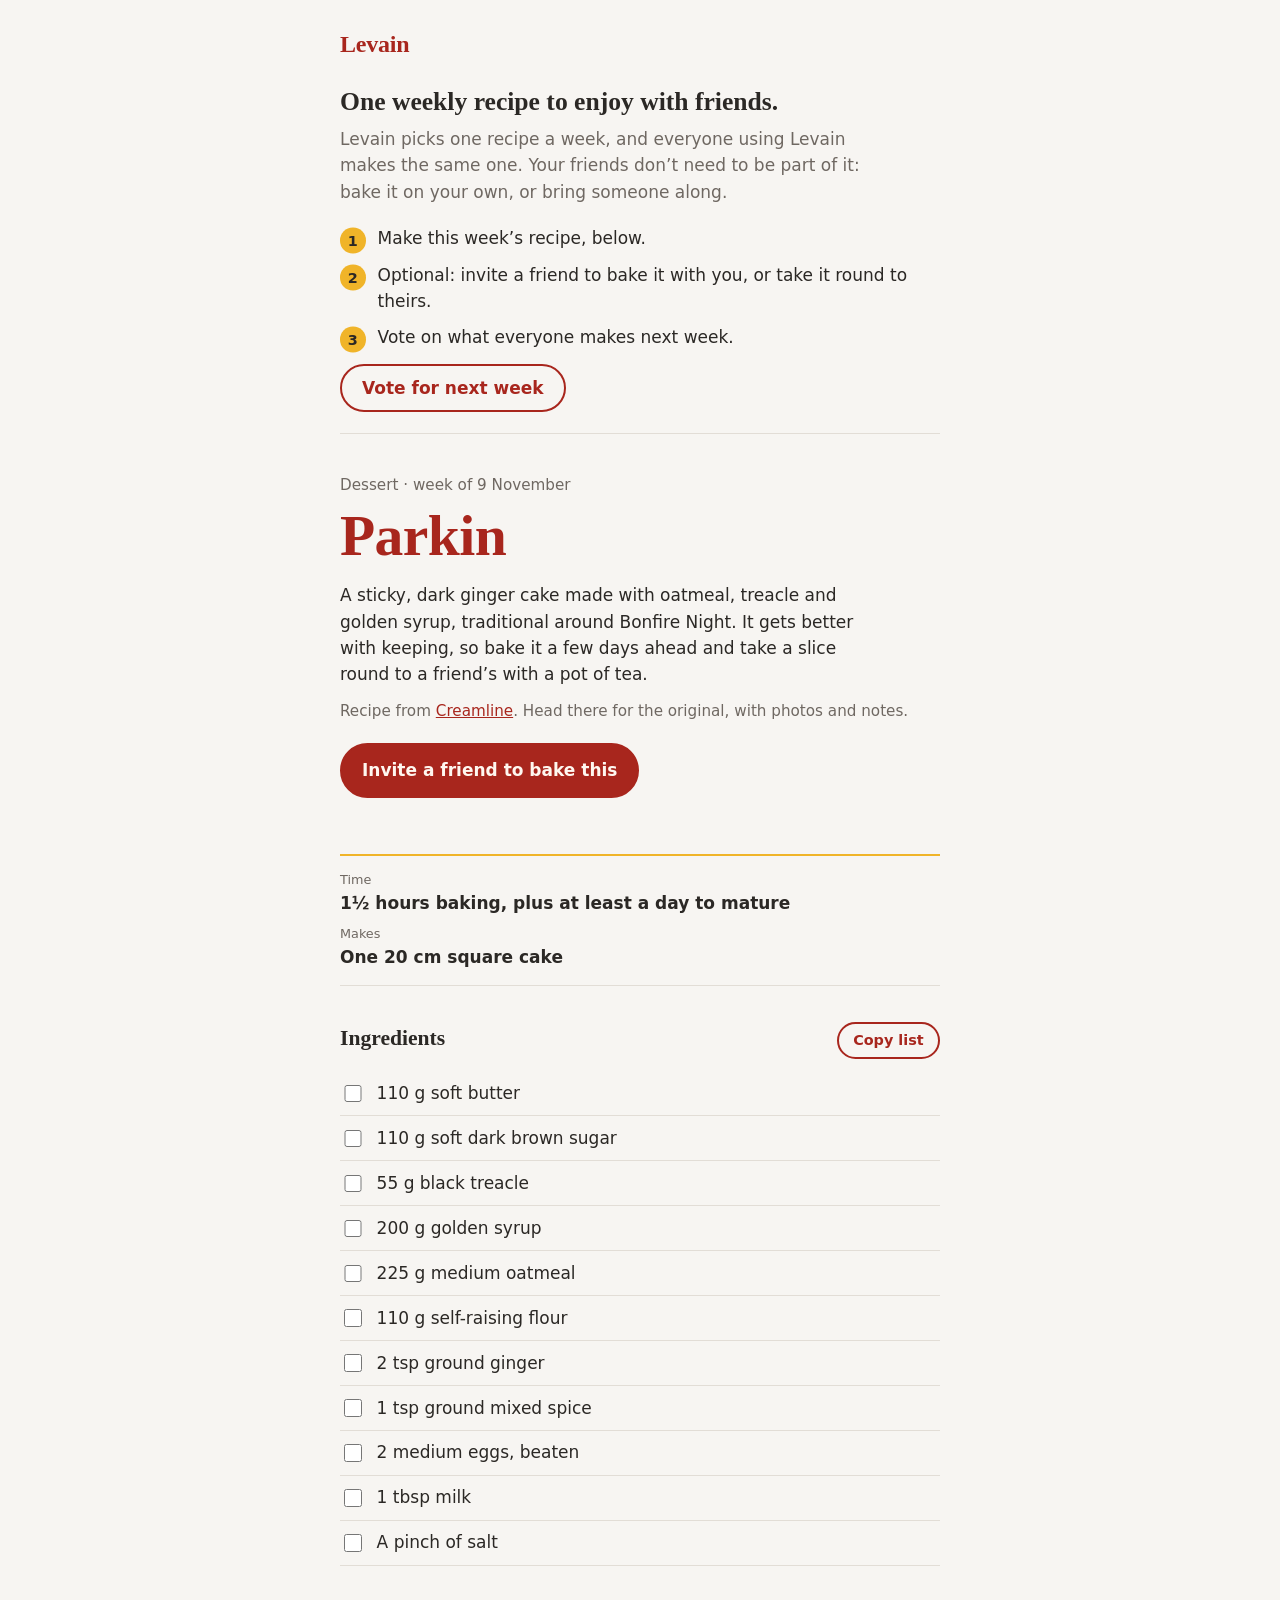
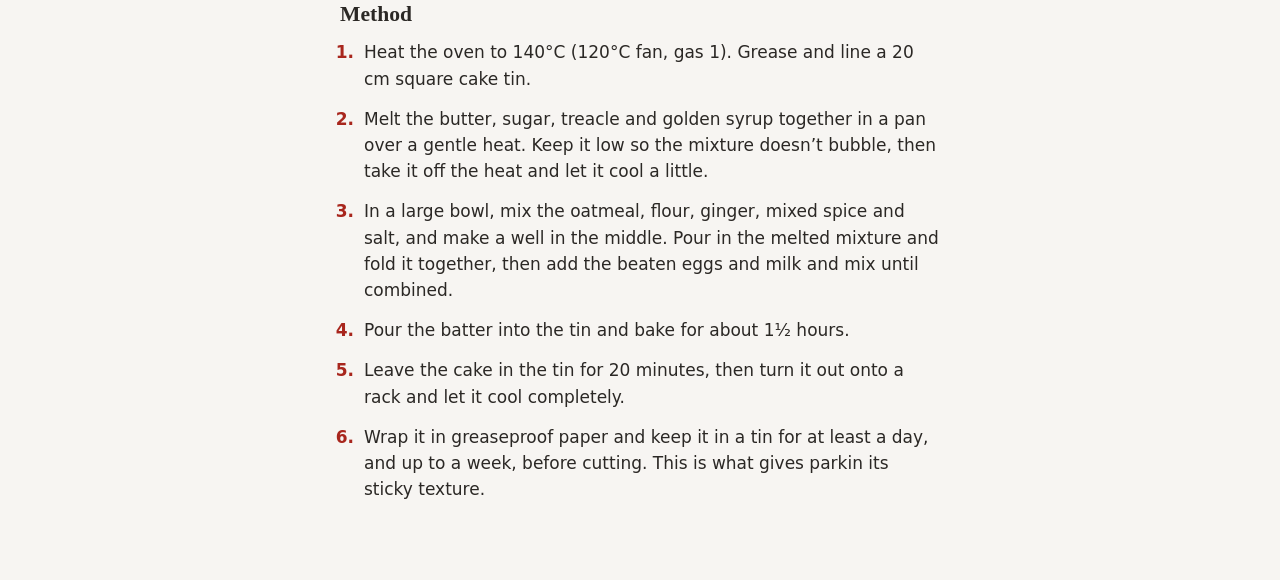
<file: public/index.html>
<!DOCTYPE html>
<html lang="en-GB">
<head>
<meta charset="utf-8">
<meta name="viewport" content="width=device-width, initial-scale=1">
<title>Levain</title>
<link rel="stylesheet" href="style.css">
</head>
<body>
<main>
  <div class="top"><a class="brand" href="/">Levain</a></div>
  <header class="hero">
    <p class="tagline">One weekly recipe to enjoy with friends.</p>
    <p class="what">Levain picks one recipe a week, and everyone using Levain makes the same one. Your friends don’t need to be part of it: bake it on your own, or bring someone along.</p>
    <ol class="steps">
      <li>Make this week’s recipe, below.</li>
      <li>Optional: invite a friend to bake it with you, or take it round to theirs.</li>
      <li>Vote on what everyone makes next week.</li>
    </ol>
    <a class="btn" href="voting.html">Vote for next week</a>
  </header>
  <div id="app"></div>
</main>

<script>
  // One entry per week. "start" is the Monday the recipe goes live.
  // To add a week: copy an entry, change the dates and the content.
  const RECIPES = [
    {
      start: "2026-11-02",
      category: "Brunch",
      title: "Shakshuka with feta",
      intro: "Eggs poached in a spiced tomato and pepper sauce, all in one pan. Quick enough for a weekend morning, and easy to scale up when friends are coming over.",
      time: "40 minutes",
      serves: "4",
      ingredients: [
        "60 ml (¼ cup) olive oil",
        "1 large yellow onion, diced small",
        "1 red bell pepper, diced small",
        "1 tsp fine sea salt, divided",
        "¼ tsp black pepper",
        "8 cloves garlic, chopped",
        "1 tsp ground cumin",
        "1½ tsp sweet paprika",
        "¼ tsp red pepper flakes",
        "1 can (794 g / 28 oz) diced tomatoes, with their juices",
        "85 g (3 oz) feta, crumbled",
        "8 eggs",
        "¼ cup chopped parsley or coriander",
        "Crusty bread or pita, to serve"
      ],
      method: [
        "Warm the oil in a large, deep frying pan that has a lid. Add the onion and pepper with half the salt and all the black pepper, and cook for about 5 minutes until they start to soften.",
        "Stir in the garlic, cumin, paprika and chilli flakes and cook for 2 minutes more.",
        "Add the tomatoes and the rest of the salt. Simmer for about 15 minutes, until the sauce has thickened.",
        "Stir in the feta and turn the heat down to medium-low.",
        "Make a small hollow in the sauce for each egg and crack one into each.",
        "Cover and cook gently for 10 to 15 minutes, until the whites are set and the yolks are how you like them.",
        "Scatter over the herbs and bring the pan straight to the table with bread for scooping."
      ],
      sourceName: "Umami Girl",
      sourceUrl: "https://umamigirl.com/wprm_print/easy-shakshuka-recipe-with-feta"
    },
    {
      start: "2026-11-09",
      category: "Dessert",
      title: "Parkin",
      intro: "A sticky, dark ginger cake made with oatmeal, treacle and golden syrup, traditional around Bonfire Night. It gets better with keeping, so bake it a few days ahead and take a slice round to a friend’s with a pot of tea.",
      time: "1½ hours baking, plus at least a day to mature",
      yieldLabel: "Makes",
      serves: "One 20 cm square cake",
      ingredients: [
        "110 g soft butter",
        "110 g soft dark brown sugar",
        "55 g black treacle",
        "200 g golden syrup",
        "225 g medium oatmeal",
        "110 g self-raising flour",
        "2 tsp ground ginger",
        "1 tsp ground mixed spice",
        "2 medium eggs, beaten",
        "1 tbsp milk",
        "A pinch of salt"
      ],
      method: [
        "Heat the oven to 140°C (120°C fan, gas 1). Grease and line a 20 cm square cake tin.",
        "Melt the butter, sugar, treacle and golden syrup together in a pan over a gentle heat. Keep it low so the mixture doesn’t bubble, then take it off the heat and let it cool a little.",
        "In a large bowl, mix the oatmeal, flour, ginger, mixed spice and salt, and make a well in the middle. Pour in the melted mixture and fold it together, then add the beaten eggs and milk and mix until combined.",
        "Pour the batter into the tin and bake for about 1½ hours.",
        "Leave the cake in the tin for 20 minutes, then turn it out onto a rack and let it cool completely.",
        "Wrap it in greaseproof paper and keep it in a tin for at least a day, and up to a week, before cutting. This is what gives parkin its sticky texture."
      ],
      sourceName: "Creamline",
      sourceUrl: "https://www.creamline.co.uk/recipes/parkin"
    }
  ];

  // Set this to a shared album for the week (Google Photos, iCloud, etc.).
  const PHOTO_ALBUM_URL = "";

  function pickRecipe(list, today) {
    const sorted = [...list].sort((a, b) => a.start.localeCompare(b.start));
    const iso = today.toISOString().slice(0, 10);
    const current = sorted.filter(r => r.start <= iso).pop();
    return current || sorted[0]; // before the first week, show a preview of it
  }

  function esc(s) {
    return String(s).replace(/[&<>"]/g, c => ({ "&": "&amp;", "<": "&lt;", ">": "&gt;", '"': "&quot;" }[c]));
  }

  function formatWeek(iso) {
    const d = new Date(iso + "T00:00:00");
    return d.toLocaleDateString("en-GB", { day: "numeric", month: "long" });
  }

  function render(r) {
    document.title = r.title + " · Levain";
    const photos = PHOTO_ALBUM_URL
      ? `<a class="btn" href="${esc(PHOTO_ALBUM_URL)}" target="_blank" rel="noopener">Add your photo</a>`
      : "";
    document.getElementById("app").innerHTML = `
      <p class="week">${esc(r.category)} · week of ${esc(formatWeek(r.start))}</p>
      <h1>${esc(r.title)}</h1>
      <p class="intro">${esc(r.intro)}</p>
      <p class="source">Recipe from <a href="${esc(r.sourceUrl)}" target="_blank" rel="noopener">${esc(r.sourceName)}</a>. Head there for the original, with photos and notes.</p>
      <div class="actions">
        <button id="share" type="button">Invite a friend to bake this</button>
        ${photos}
      </div>
      <div class="invite" id="invite" hidden>
        <textarea id="msg" aria-label="Message to send to a friend"></textarea>
        <button id="copy" type="button">Copy</button>
      </div>
      <p id="status" role="status"></p>
      <dl class="facts">
        <div><dt>Time</dt><dd>${esc(r.time)}</dd></div>
        <div><dt>${esc(r.yieldLabel || "Serves")}</dt><dd>${esc(r.serves)}</dd></div>
      </dl>
      <div class="head">
        <h2>Ingredients</h2>
        <button class="ghost" id="copyIng" type="button">Copy list</button>
      </div>
      <ul class="ingredients">
        ${r.ingredients.map(i => `<li><label><input type="checkbox"><span>${esc(i)}</span></label></li>`).join("")}
      </ul>
      <h2>Method</h2>
      <ol class="method">${r.method.map(s => `<li>${esc(s)}</li>`).join("")}</ol>
    `;
    document.getElementById("share").addEventListener("click", () => openInvite(r));
    document.getElementById("copy").addEventListener("click", copyMessage);
    document.getElementById("copyIng").addEventListener("click", () => {
      const text = r.title + "\n" + r.ingredients.map(i => "- " + i).join("\n");
      copyText(text, document.getElementById("copyIng"), "Copy list");
    });
  }

  function openInvite(r) {
    const panel = document.getElementById("invite");
    const msg = document.getElementById("msg");
    if (!msg.value) {
      msg.value = "Come help me eat " + r.title + "! " + location.href.split("#")[0];
    }
    panel.hidden = false;
    msg.focus();
    msg.select();
  }

  async function copyText(text, btn, idle) {
    let ok = true;
    try {
      await navigator.clipboard.writeText(text);
    } catch (e) {
      const t = document.createElement("textarea");
      t.value = text;
      t.style.cssText = "position:fixed;opacity:0";
      document.body.appendChild(t);
      t.select();
      ok = document.execCommand("copy");
      t.remove();
    }
    btn.textContent = ok ? "Copied" : "Couldn’t copy";
    setTimeout(() => { btn.textContent = idle; }, 2500);
    return ok;
  }

  async function copyMessage() {
    const ok = await copyText(document.getElementById("msg").value, document.getElementById("copy"), "Copy");
    const status = document.getElementById("status");
    status.textContent = ok ? "Copied. Paste it into any chat." : "Select the text and copy it manually.";
    setTimeout(() => { status.textContent = ""; }, 2500);
  }

  render(pickRecipe(RECIPES, new Date()));
</script>
</body>
</html>
</file>
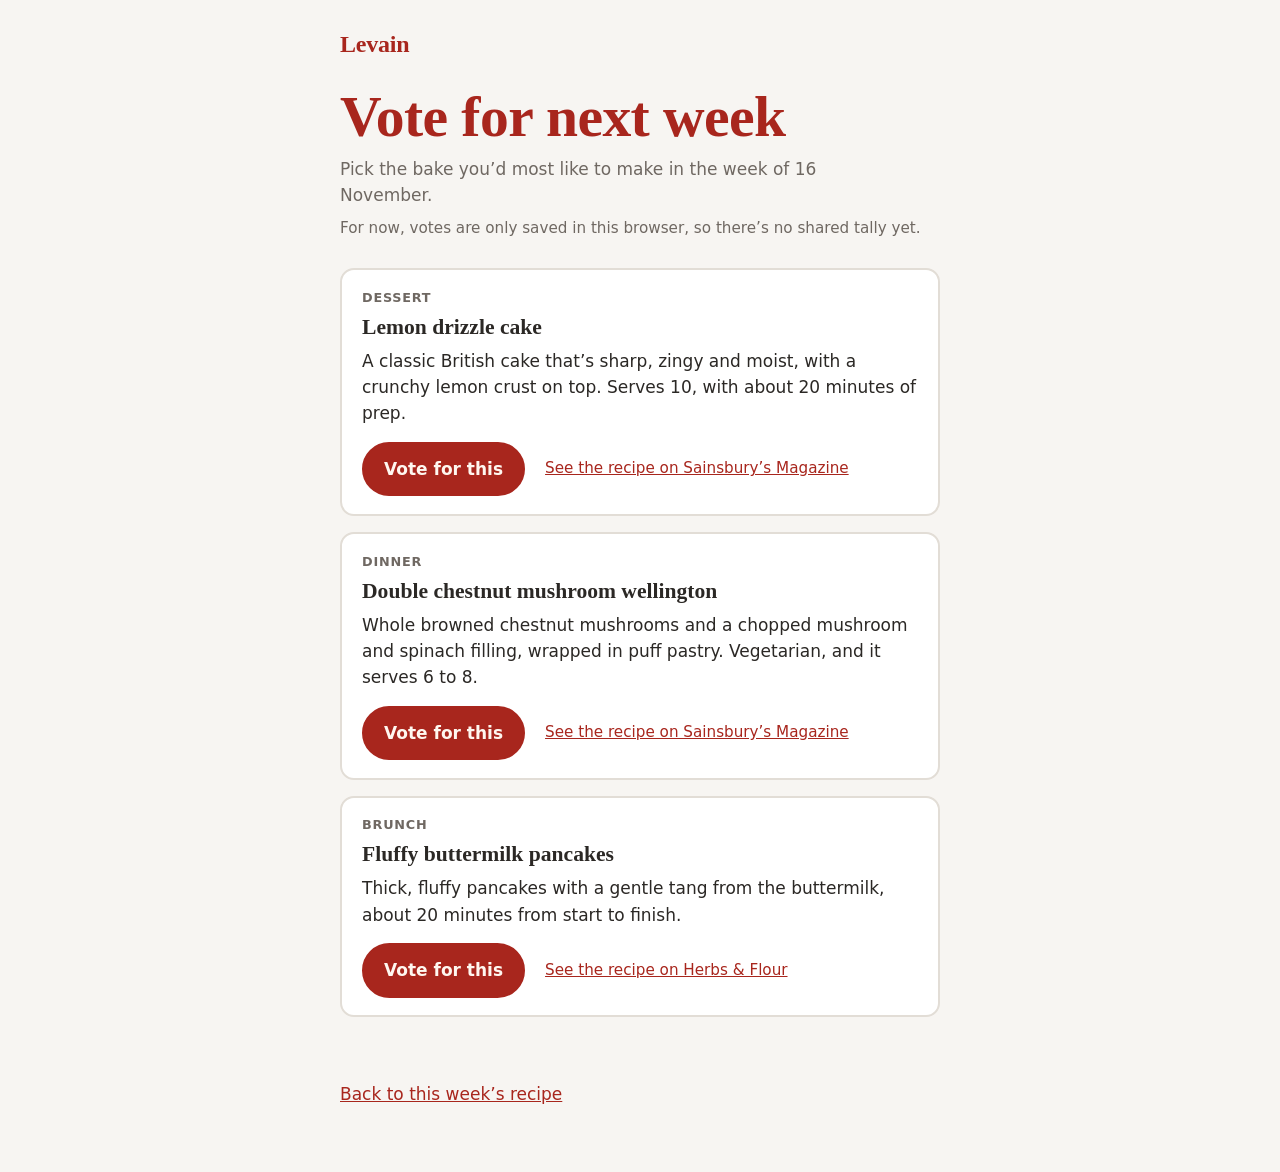
<file: public/voting.html>
<!DOCTYPE html>
<html lang="en-GB">
<head>
<meta charset="utf-8">
<meta name="viewport" content="width=device-width, initial-scale=1">
<title>Vote · Levain</title>
<link rel="stylesheet" href="style.css">
</head>
<body>
<main>
  <div class="top"><a class="brand" href="/">Levain</a></div>
  <h1 class="page">Vote for next week</h1>
  <p class="vote-intro" id="intro"></p>
  <p class="vote-note">For now, votes are only saved in this browser, so there’s no shared tally yet.</p>
  <ul class="cands" id="cands"></ul>
  <p id="status" role="status"></p>
  <a class="back" href="/">Back to this week’s recipe</a>
</main>

<script>
  // One option per category. "forWeek" is the Monday the winner goes live.
  const VOTE = {
    forWeek: "2026-11-16",
    candidates: [
      {
        id: "lemon-drizzle", category: "Dessert", title: "Lemon drizzle cake",
        pitch: "A classic British cake that’s sharp, zingy and moist, with a crunchy lemon crust on top. Serves 10, with about 20 minutes of prep.",
        sourceName: "Sainsbury’s Magazine",
        sourceUrl: "https://www.sainsburysmagazine.co.uk/recipes/desserts/lemon-drizzle-cake"
      },
      {
        id: "mushroom-wellington", category: "Dinner", title: "Double chestnut mushroom wellington",
        pitch: "Whole browned chestnut mushrooms and a chopped mushroom and spinach filling, wrapped in puff pastry. Vegetarian, and it serves 6 to 8.",
        sourceName: "Sainsbury’s Magazine",
        sourceUrl: "https://www.sainsburysmagazine.co.uk/recipes/mains/double-chestnut-mushroom-wellington"
      },
      {
        id: "buttermilk-pancakes", category: "Brunch", title: "Fluffy buttermilk pancakes",
        pitch: "Thick, fluffy pancakes with a gentle tang from the buttermilk, about 20 minutes from start to finish.",
        sourceName: "Herbs & Flour",
        sourceUrl: "https://herbsandflour.com/fluffy-buttermilk-pancakes-recipe/"
      }
    ]
  };

  const KEY = "levain:vote:" + VOTE.forWeek;

  function esc(s) {
    return String(s).replace(/[&<>"]/g, c => ({ "&": "&amp;", "<": "&lt;", ">": "&gt;", '"': "&quot;" }[c]));
  }

  function readVote() {
    try { return localStorage.getItem(KEY); } catch (e) { return null; }
  }

  function saveVote(id) {
    try { localStorage.setItem(KEY, id); return true; } catch (e) { return false; }
  }

  function weekLabel(iso) {
    return new Date(iso + "T00:00:00").toLocaleDateString("en-GB", { day: "numeric", month: "long" });
  }

  function render() {
    const chosen = readVote();
    document.getElementById("intro").textContent =
      "Pick the bake you’d most like to make in the week of " + weekLabel(VOTE.forWeek) + ".";
    document.getElementById("cands").innerHTML = VOTE.candidates.map(c => {
      const mine = c.id === chosen;
      return `
        <li class="cand${mine ? " chosen" : ""}">
          <span class="chip">${esc(c.category)}</span>
          <h2>${esc(c.title)}</h2>
          <p>${esc(c.pitch)}</p>
          <div class="row">
            <button type="button" data-id="${esc(c.id)}" aria-pressed="${mine}" class="${mine ? "ghost" : ""}">
              ${mine ? "Your vote" : "Vote for this"}
            </button>
            <a href="${esc(c.sourceUrl)}" target="_blank" rel="noopener">See the recipe on ${esc(c.sourceName)}</a>
          </div>
        </li>`;
    }).join("");
  }

  document.getElementById("cands").addEventListener("click", e => {
    const btn = e.target.closest("button[data-id]");
    if (!btn) return;
    const ok = saveVote(btn.dataset.id);
    render();
    document.getElementById("status").textContent = ok
      ? "Vote saved. Tap another option to change it."
      : "Couldn’t save your vote in this browser.";
  });

  render();
</script>
</body>
</html>
</file>
<file: public/style.css>
:root {
    --bg: #f7f5f2;
    --surface: #ffffff;
    --text: #2b2825;
    --muted: #6f6862;
    --line: #e2ddd6;
    --tomato: #a8261d;
    --yolk: #f0b429;
    --on-tomato: #fff7f0;
    color-scheme: light;
  }
  @media (prefers-color-scheme: dark) {
    :root {
      --bg: #1d1b19;
      --surface: #272421;
      --text: #f1ece6;
      --muted: #a39b93;
      --line: #3a3632;
      --tomato: #e0594b;
      --on-tomato: #1d1b19;
      color-scheme: dark;
    }
  }
  * { box-sizing: border-box; }
  body {
    margin: 0;
    background: var(--bg);
    color: var(--text);
    font: 17px/1.55 system-ui, -apple-system, "Segoe UI", Roboto, sans-serif;
  }
  main { max-width: 40rem; margin: 0 auto; padding: 2rem 1.25rem 4rem; }
  .week { color: var(--muted); font-size: .95rem; margin: 0 0 .5rem; }
  h1 {
    font: 700 clamp(2.4rem, 9vw, 3.6rem)/1.05 "Iowan Old Style", Palatino, Georgia, serif;
    color: var(--tomato);
    margin: 0 0 1rem;
    letter-spacing: -.01em;
  }
  .intro { margin: 0 0 .75rem; max-width: 34rem; }
  .facts {
    display: flex; flex-wrap: wrap; gap: .5rem 1.5rem;
    margin: 1.5rem 0 0; padding: .9rem 0;
    border-top: 2px solid var(--yolk); border-bottom: 1px solid var(--line);
  }
  .facts div { display: flex; flex-direction: column; }
  .facts dt { font-size: .8rem; color: var(--muted); }
  .facts dd { margin: 0; font-weight: 600; }
  h2 { font: 700 1.35rem/1.2 "Iowan Old Style", Palatino, Georgia, serif; margin: 2.25rem 0 .75rem; }
  .head { display: flex; align-items: baseline; justify-content: space-between; gap: 1rem; margin: 2.25rem 0 .75rem; }
  .head h2 { margin: 0; }
  button.ghost { background: transparent; color: var(--tomato); padding: .35rem .9rem; font-size: .9rem; }
  .ingredients { list-style: none; padding: 0; margin: 0; }
  .ingredients li { border-bottom: 1px solid var(--line); }
  .ingredients label { display: flex; gap: .75rem; padding: .55rem 0; cursor: pointer; }
  .ingredients input { accent-color: var(--tomato); width: 1.1rem; height: 1.1rem; margin-top: .3rem; flex: none; }
  .ingredients input:checked + span { color: var(--muted); text-decoration: line-through; }
  .method { padding-left: 1.25rem; margin: 0; }
  .method li { margin-bottom: .85rem; padding-left: .25rem; }
  .method li::marker { color: var(--tomato); font-weight: 700; }
  .source { margin: 0 0 1.25rem; color: var(--muted); font-size: .95rem; }
  .source a, .photos a { color: var(--tomato); }
  .actions { display: flex; flex-wrap: wrap; gap: .75rem; }
  button, .btn {
    font: inherit; font-weight: 600; cursor: pointer; text-decoration: none;
    padding: .75rem 1.25rem; border-radius: 999px; border: 2px solid var(--tomato);
  }
  button { background: var(--tomato); color: var(--on-tomato); }
  .btn { color: var(--tomato); background: transparent; }
  button:focus-visible, .btn:focus-visible, a:focus-visible, input:focus-visible {
    outline: 3px solid var(--yolk); outline-offset: 2px;
  }
  .invite { display: flex; flex-wrap: wrap; gap: .75rem; margin-top: .75rem; }
  .invite[hidden] { display: none; }
  .invite textarea {
    flex: 1 1 14rem; min-height: 5.5rem; resize: vertical;
    font: inherit; color: var(--text); background: var(--surface);
    border: 2px solid var(--line); border-radius: 12px; padding: .75rem;
  }
  .invite textarea:focus-visible { outline: 3px solid var(--yolk); outline-offset: 2px; }
  .invite button { flex: 0 0 auto; min-width: 8rem; font-size: 1.15rem; border-radius: 12px; }
  #status { min-height: 1.5rem; color: var(--muted); margin: .5rem 0 0; font-size: .95rem; }

  .top { margin-bottom: 1.75rem; }
  .brand {
    font: 700 1.5rem/1 "Iowan Old Style", Palatino, Georgia, serif;
    color: var(--tomato); text-decoration: none; letter-spacing: -.01em;
  }
  .hero { margin-bottom: 2.5rem; padding-bottom: 2rem; border-bottom: 1px solid var(--line); }
  .tagline { font: 700 1.6rem/1.2 "Iowan Old Style", Palatino, Georgia, serif; margin: 0 0 .5rem; }
  .what { color: var(--muted); margin: 0 0 1.25rem; max-width: 34rem; }
  .steps { list-style: none; counter-reset: s; padding: 0; margin: 0 0 1.5rem; display: grid; gap: .6rem; }
  .steps li { counter-increment: s; display: flex; gap: .75rem; align-items: baseline; }
  .steps li::before {
    content: counter(s); flex: none; width: 1.6rem; height: 1.6rem; border-radius: 50%;
    background: var(--yolk); color: #2b2825; font-weight: 700; font-size: .9rem;
    display: grid; place-items: center; transform: translateY(.1rem);
  }
  .vote-intro { color: var(--muted); max-width: 34rem; margin: 0 0 .5rem; }
  .vote-note { color: var(--muted); font-size: .95rem; margin: 0 0 1.75rem; }
  h1.page { margin-bottom: .5rem; }
  .cands { display: grid; gap: 1rem; margin: 0; padding: 0; list-style: none; }
  .cand {
    background: var(--surface); border: 2px solid var(--line); border-radius: 14px;
    padding: 1.1rem 1.25rem; display: grid; gap: .45rem;
  }
  .cand.chosen { border-color: var(--tomato); }
  .chip { font-size: .8rem; font-weight: 600; color: var(--muted); text-transform: uppercase; letter-spacing: .06em; }
  .cand h2 { margin: 0; }
  .cand p { margin: 0; }
  .cand .row { display: flex; flex-wrap: wrap; gap: .75rem 1.25rem; align-items: center; margin-top: .5rem; }
  .cand a { color: var(--tomato); font-size: .95rem; }
  .back { display: inline-block; margin-top: 2rem; color: var(--tomato); }
</file>
